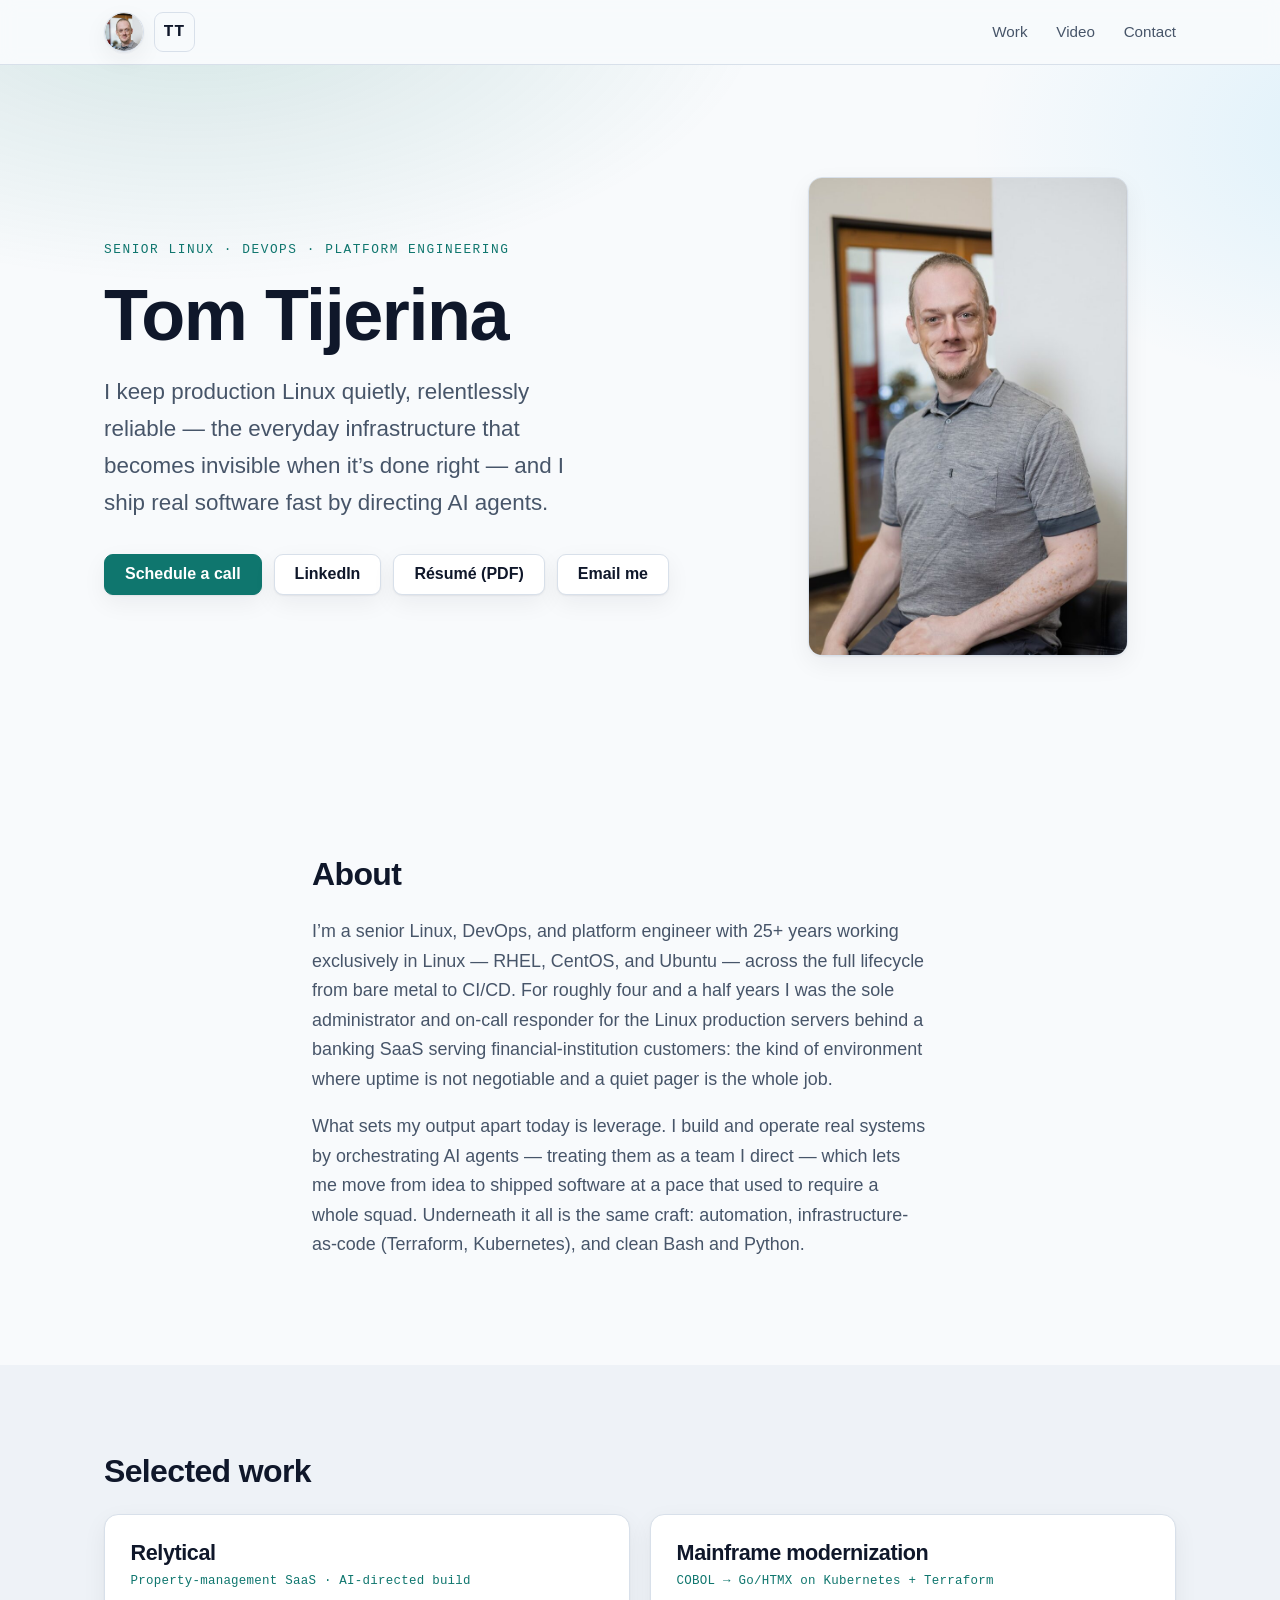
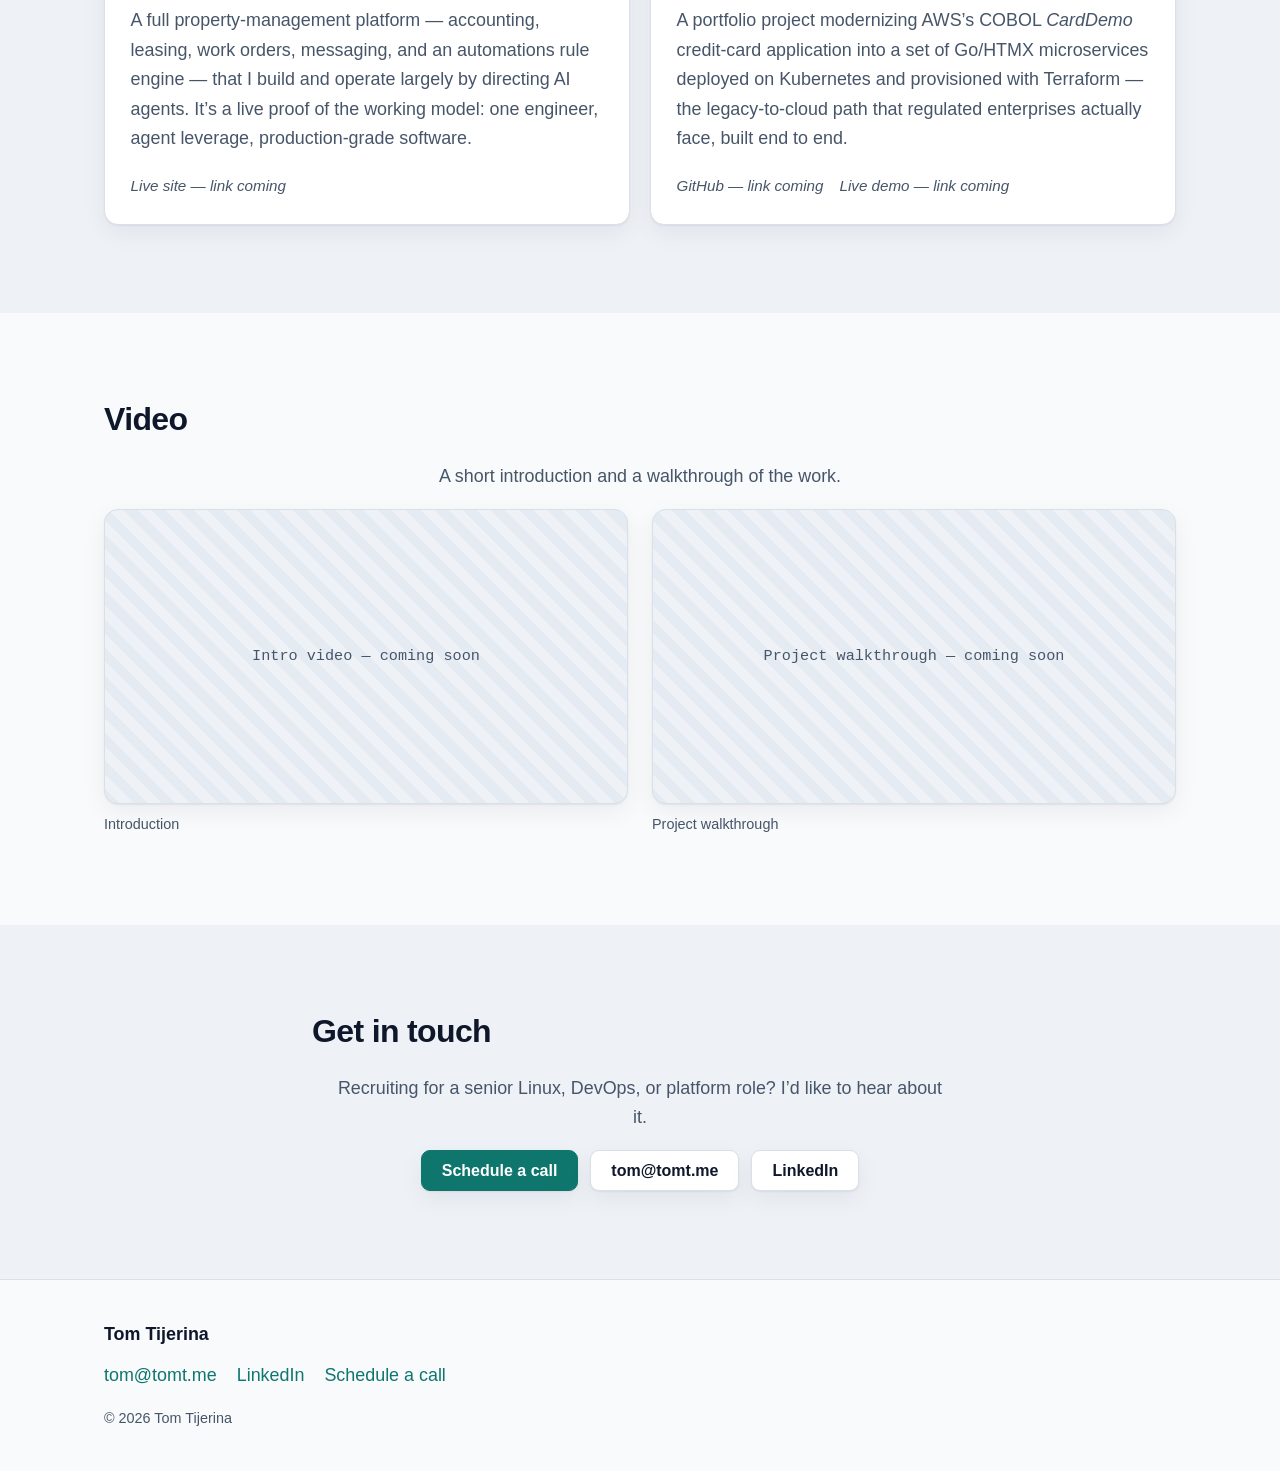
<file: index.html>
<!DOCTYPE html>
<html lang="en">
<head>
  <meta charset="UTF-8" />
  <meta name="viewport" content="width=device-width, initial-scale=1.0" />

  <title>Tom Tijerina — Senior Linux / DevOps / Platform Engineer</title>
  <meta name="description" content="Senior Linux, DevOps, and Platform engineer with 25+ years in production Linux. Sole on-call administrator behind a banking SaaS. Ships real software by orchestrating AI agents." />
  <meta name="author" content="Tom Tijerina" />
  <link rel="canonical" href="https://tomt.me/" />

  <!-- Favicon -->
  <link rel="icon" href="/favicon.svg" type="image/svg+xml" />

  <!-- Open Graph (LinkedIn, Facebook, Slack, etc.) -->
  <meta property="og:type" content="website" />
  <meta property="og:site_name" content="Tom Tijerina" />
  <meta property="og:title" content="Tom Tijerina — Senior Linux / DevOps / Platform Engineer" />
  <meta property="og:description" content="25+ years in production Linux. Sole on-call administrator behind a banking SaaS. Ships real software by orchestrating AI agents." />
  <meta property="og:url" content="https://tomt.me/" />
  <meta property="og:image" content="https://tomt.me/og-image.png" />
  <meta property="og:image:alt" content="Tom Tijerina — Senior Linux / DevOps / Platform Engineer" />

  <!-- Twitter / X card -->
  <meta name="twitter:card" content="summary_large_image" />
  <meta name="twitter:title" content="Tom Tijerina — Senior Linux / DevOps / Platform Engineer" />
  <meta name="twitter:description" content="25+ years in production Linux. Sole on-call administrator behind a banking SaaS. Ships real software by orchestrating AI agents." />
  <meta name="twitter:image" content="https://tomt.me/og-image.png" />

  <meta name="theme-color" content="#0f172a" media="(prefers-color-scheme: dark)" />
  <meta name="theme-color" content="#f8fafc" media="(prefers-color-scheme: light)" />

  <link rel="stylesheet" href="/styles.css" />
</head>
<body>
  <a class="skip-link" href="#main">Skip to content</a>

  <header class="site-header">
    <nav class="nav" aria-label="Primary">
      <div class="nav__brand-group">
        <a class="brand-avatar-link" href="/" aria-label="Tom Tijerina — home">
          <img class="brand-avatar" src="/avatar.png" width="40" height="40" alt="Tom Tijerina" />
        </a>
        <a class="nav__brand" href="/" aria-label="Tom Tijerina — home">TT</a>
      </div>
      <ul class="nav__links">
        <li><a href="#work">Work</a></li>
        <li><a href="#video">Video</a></li>
        <li><a href="#contact">Contact</a></li>
      </ul>
    </nav>
  </header>

  <main id="main">
    <!-- ===================== HERO ===================== -->
    <section class="hero" aria-labelledby="hero-title">
      <div class="container hero__grid">
        <div class="hero__text">
          <p class="hero__eyebrow">Senior Linux &middot; DevOps &middot; Platform Engineering</p>
          <h1 id="hero-title" class="hero__title">Tom Tijerina</h1>
          <p class="hero__lede">
            I keep production Linux quietly, relentlessly reliable &mdash; the everyday
            infrastructure that becomes invisible when it&rsquo;s done right &mdash; and I ship
            real software fast by directing AI agents.
          </p>

          <div class="cta-row">
            <a class="btn btn--primary" href="https://cal.com/tomtijerina/">
              Schedule a call
            </a>
            <a class="btn" href="https://linkedin.com/in/tomtijerina" rel="noopener">
              LinkedIn
            </a>
            <a class="btn" href="/resume.pdf">
              Résumé (PDF)
            </a>
            <a class="btn" href="mailto:tom@tomt.me">
              Email me
            </a>
          </div>
        </div>

        <figure class="hero__portrait">
          <img src="/hero.jpg" width="733" height="1100"
               alt="Tom Tijerina" fetchpriority="high" />
        </figure>
      </div>
    </section>

    <!-- ===================== ABOUT ===================== -->
    <section class="section" id="about" aria-labelledby="about-title">
      <div class="container container--narrow">
        <h2 id="about-title" class="section__title">About</h2>
        <p class="prose">
          I&rsquo;m a senior Linux, DevOps, and platform engineer with 25+ years working
          exclusively in Linux &mdash; RHEL, CentOS, and Ubuntu &mdash; across the full
          lifecycle from bare metal to CI/CD. For roughly four and a half years I was the
          sole administrator and on-call responder for the Linux production servers behind
          a banking SaaS serving financial-institution customers: the kind of environment
          where uptime is not negotiable and a quiet pager is the whole job.
        </p>
        <p class="prose">
          What sets my output apart today is leverage. I build and operate real systems by
          orchestrating AI agents &mdash; treating them as a team I direct &mdash; which lets me
          move from idea to shipped software at a pace that used to require a whole squad.
          Underneath it all is the same craft: automation, infrastructure-as-code
          (Terraform, Kubernetes), and clean Bash and Python.
        </p>
      </div>
    </section>

    <!-- ===================== SELECTED WORK ===================== -->
    <section class="section section--alt" id="work" aria-labelledby="work-title">
      <div class="container">
        <h2 id="work-title" class="section__title">Selected work</h2>
        <div class="cards">

          <article class="card">
            <h3 class="card__title">Relytical</h3>
            <p class="card__tag">Property-management SaaS &middot; AI-directed build</p>
            <p class="card__body">
              A full property-management platform &mdash; accounting, leasing, work orders,
              messaging, and an automations rule engine &mdash; that I build and operate
              largely by directing AI agents. It&rsquo;s a live proof of the working model:
              one engineer, agent leverage, production-grade software.
            </p>
            <p class="card__links">
              <!-- PLACEHOLDER: replace # with the live/marketing URL when public -->
              <a href="#" aria-disabled="true">Live site &mdash; link coming</a>
            </p>
          </article>

          <article class="card">
            <h3 class="card__title">Mainframe modernization</h3>
            <p class="card__tag">COBOL &rarr; Go/HTMX on Kubernetes + Terraform</p>
            <p class="card__body">
              A portfolio project modernizing AWS&rsquo;s COBOL <em>CardDemo</em> credit-card
              application into a set of Go/HTMX microservices deployed on Kubernetes and
              provisioned with Terraform &mdash; the legacy-to-cloud path that regulated
              enterprises actually face, built end to end.
            </p>
            <p class="card__links">
              <!-- PLACEHOLDER: replace # with the GitHub repo + live demo URLs -->
              <a href="#" aria-disabled="true">GitHub &mdash; link coming</a>
              <a href="#" aria-disabled="true">Live demo &mdash; link coming</a>
            </p>
          </article>

        </div>
      </div>
    </section>

    <!-- ===================== VIDEO ===================== -->
    <section class="section" id="video" aria-labelledby="video-title">
      <div class="container">
        <h2 id="video-title" class="section__title">Video</h2>
        <p class="prose prose--center">
          A short introduction and a walkthrough of the work.
        </p>
        <div class="video-grid">

          <figure class="video">
            <div class="video__frame">
              <!--
                PLACEHOLDER video embed. Replace this whole block with a real iframe, e.g.:

                <iframe
                  src="https://www.youtube.com/embed/VIDEO_ID"
                  title="Introduction — Tom Tijerina"
                  loading="lazy"
                  allow="accelerometer; autoplay; clipboard-write; encrypted-media; gyroscope; picture-in-picture; web-share"
                  allowfullscreen></iframe>

                Or a Cloudflare Stream embed:
                <iframe
                  src="https://customer-CODE.cloudflarestream.com/VIDEO_ID/iframe"
                  title="Introduction — Tom Tijerina"
                  loading="lazy"
                  allow="accelerometer; gyroscope; autoplay; encrypted-media; picture-in-picture;"
                  allowfullscreen></iframe>
              -->
              <div class="video__placeholder" role="img" aria-label="Video coming soon: introduction">
                <span>Intro video &mdash; coming soon</span>
              </div>
            </div>
            <figcaption class="video__caption">Introduction</figcaption>
          </figure>

          <figure class="video">
            <div class="video__frame">
              <!--
                PLACEHOLDER video embed. Replace with a real iframe (see markup above).
              -->
              <div class="video__placeholder" role="img" aria-label="Video coming soon: project walkthrough">
                <span>Project walkthrough &mdash; coming soon</span>
              </div>
            </div>
            <figcaption class="video__caption">Project walkthrough</figcaption>
          </figure>

        </div>
      </div>
    </section>

    <!-- ===================== CONTACT ===================== -->
    <section class="section section--alt" id="contact" aria-labelledby="contact-title">
      <div class="container container--narrow">
        <h2 id="contact-title" class="section__title">Get in touch</h2>
        <p class="prose prose--center">
          Recruiting for a senior Linux, DevOps, or platform role? I&rsquo;d like to hear
          about it.
        </p>
        <div class="cta-row cta-row--center">
          <a class="btn btn--primary" href="https://cal.com/tomtijerina/">Schedule a call</a>
          <a class="btn" href="mailto:tom@tomt.me">tom@tomt.me</a>
          <a class="btn" href="https://linkedin.com/in/tomtijerina" rel="noopener">LinkedIn</a>
        </div>
      </div>
    </section>
  </main>

  <footer class="site-footer">
    <div class="container">
      <p class="site-footer__name">Tom Tijerina</p>
      <ul class="site-footer__links">
        <li><a href="mailto:tom@tomt.me">tom@tomt.me</a></li>
        <li><a href="https://linkedin.com/in/tomtijerina" rel="noopener">LinkedIn</a></li>
        <li><a href="https://cal.com/tomtijerina/">Schedule a call</a></li>
      </ul>
      <p class="site-footer__note">&copy; <span id="year">2026</span> Tom Tijerina</p>
    </div>
  </footer>

  <script src="/script.js" defer></script>
</body>
</html>
</file>
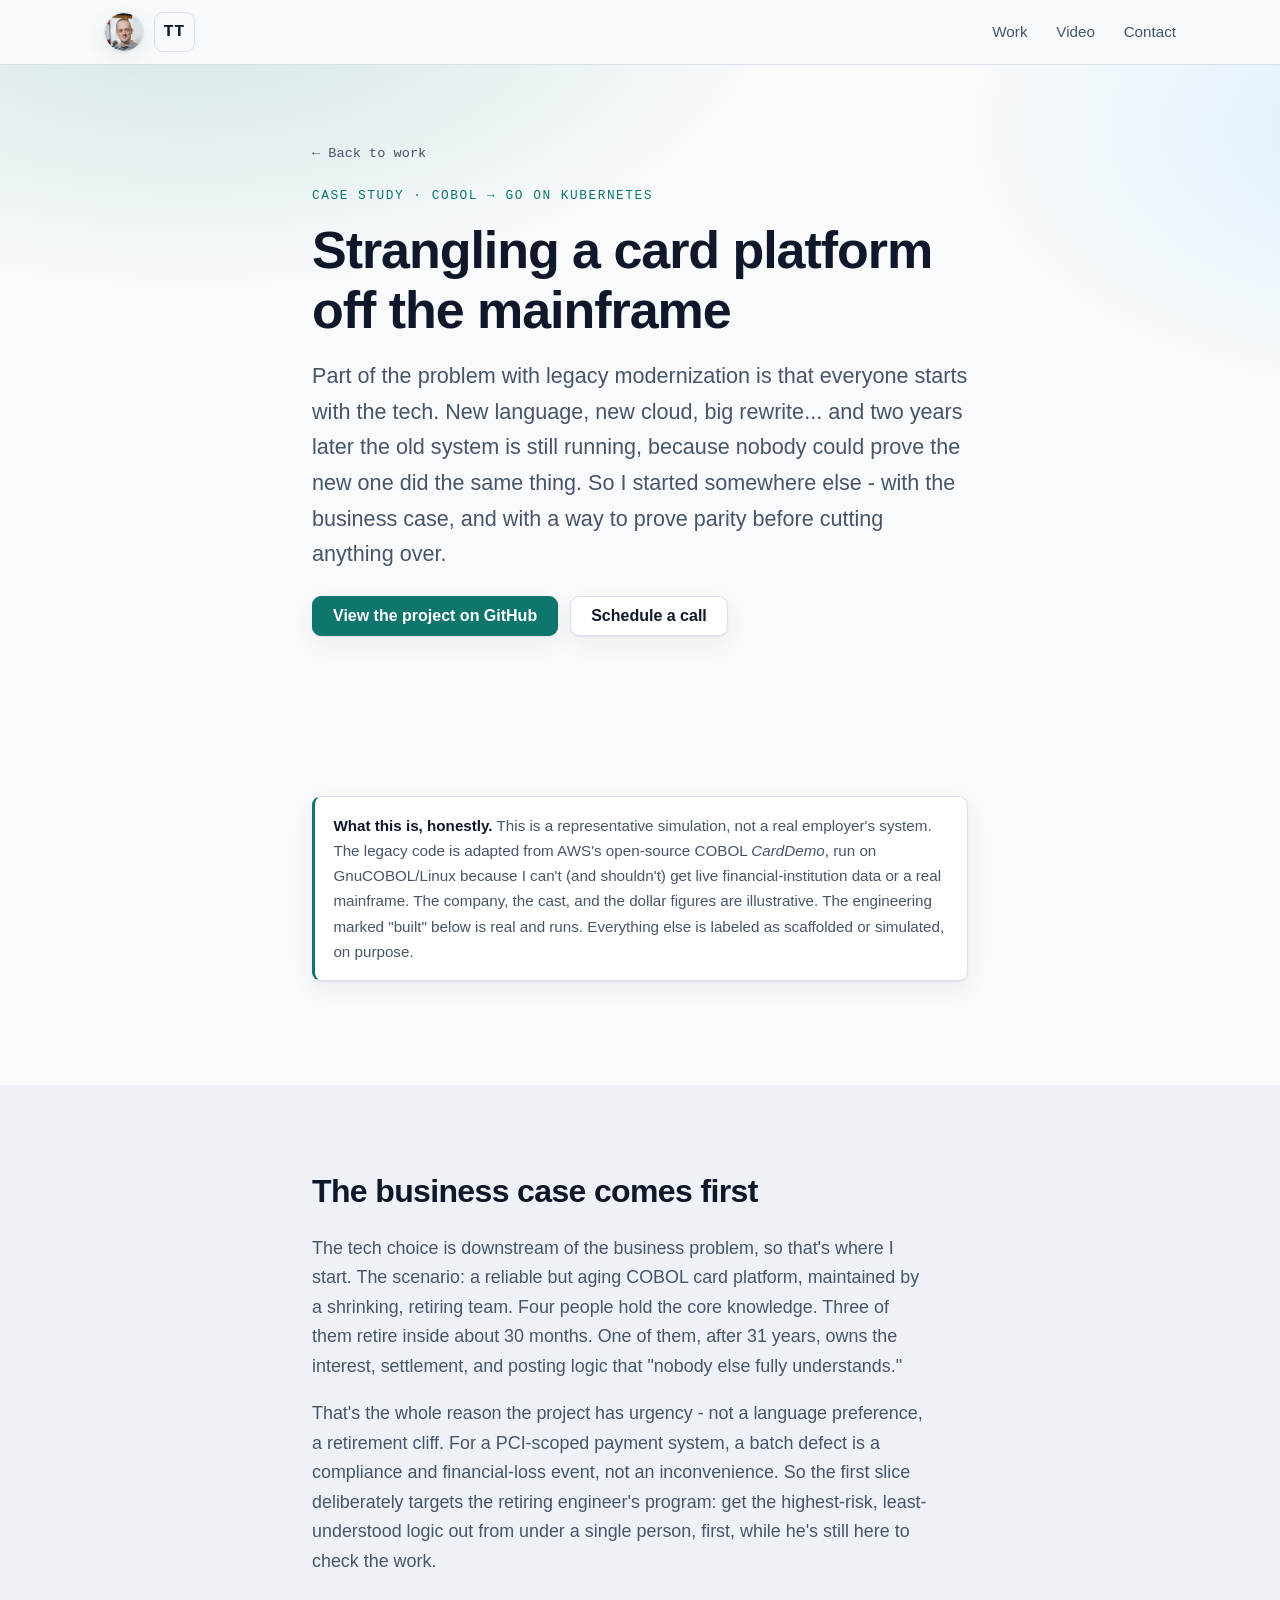
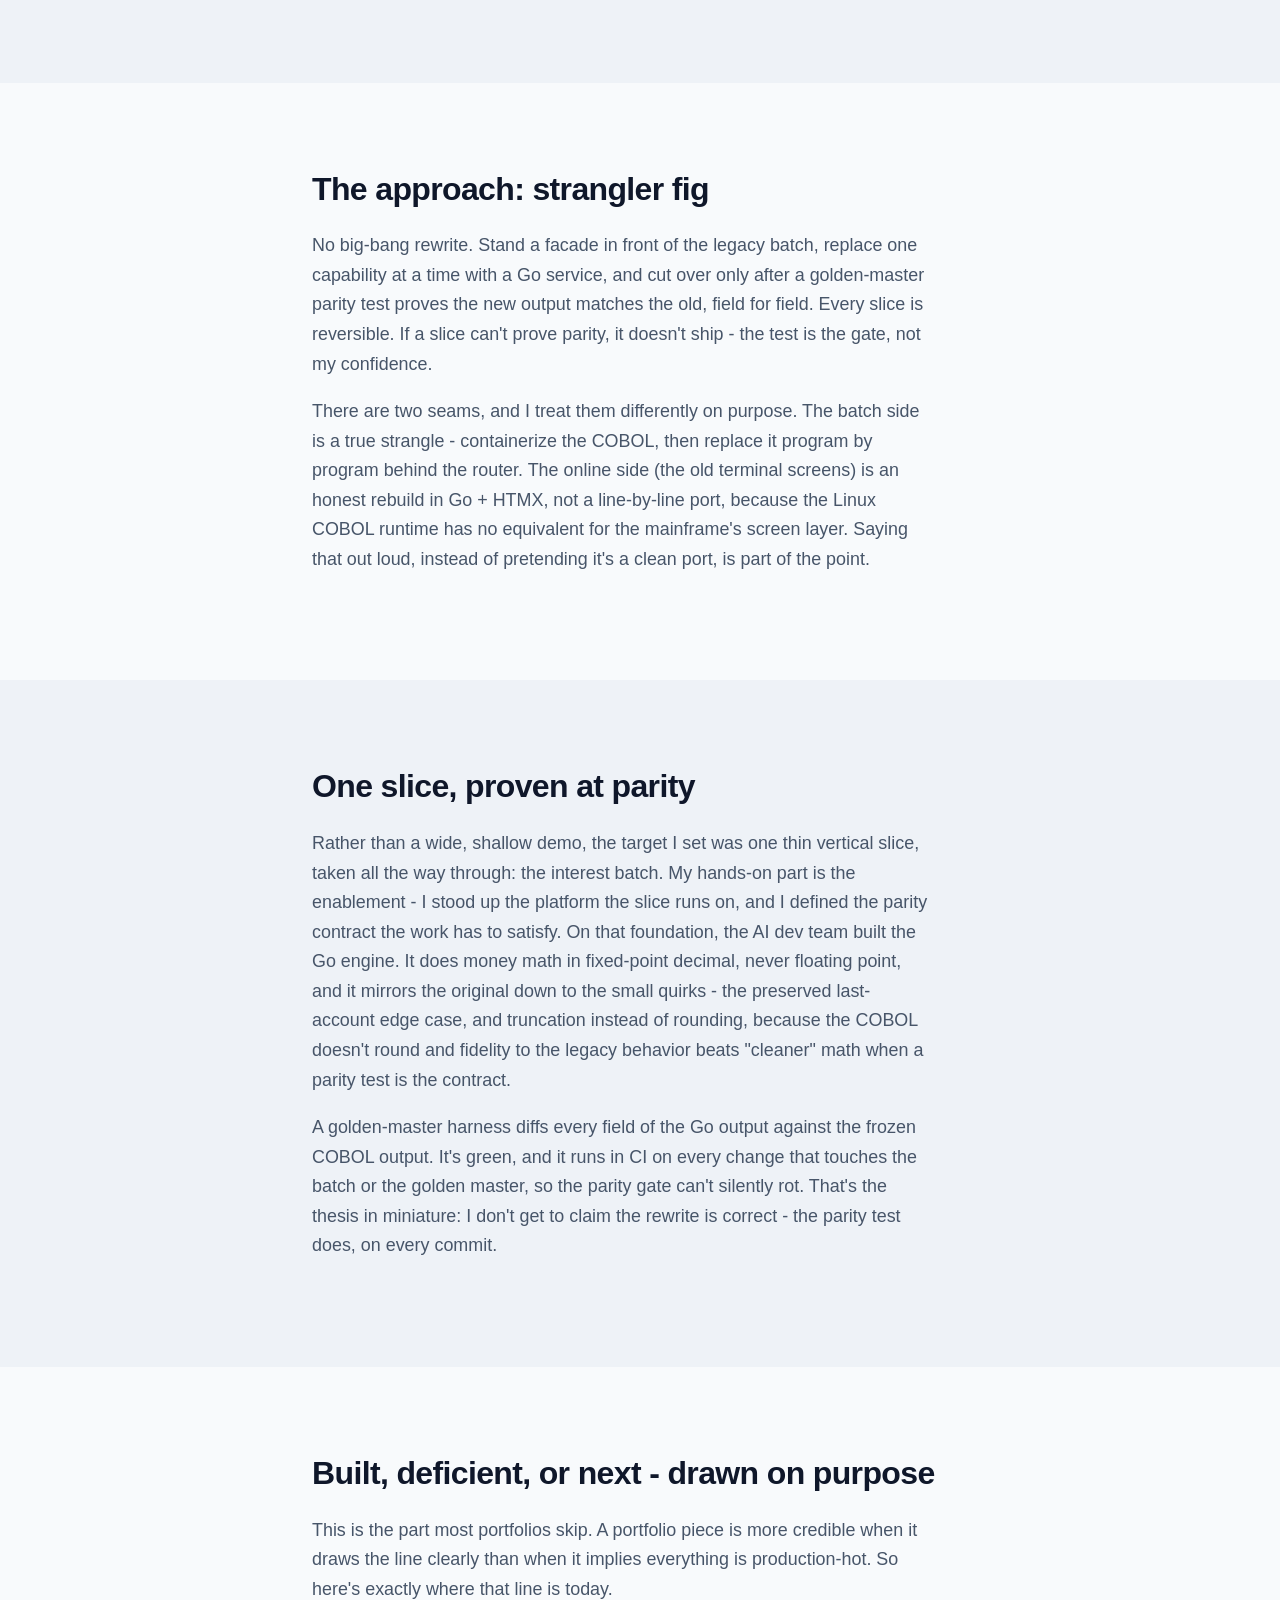
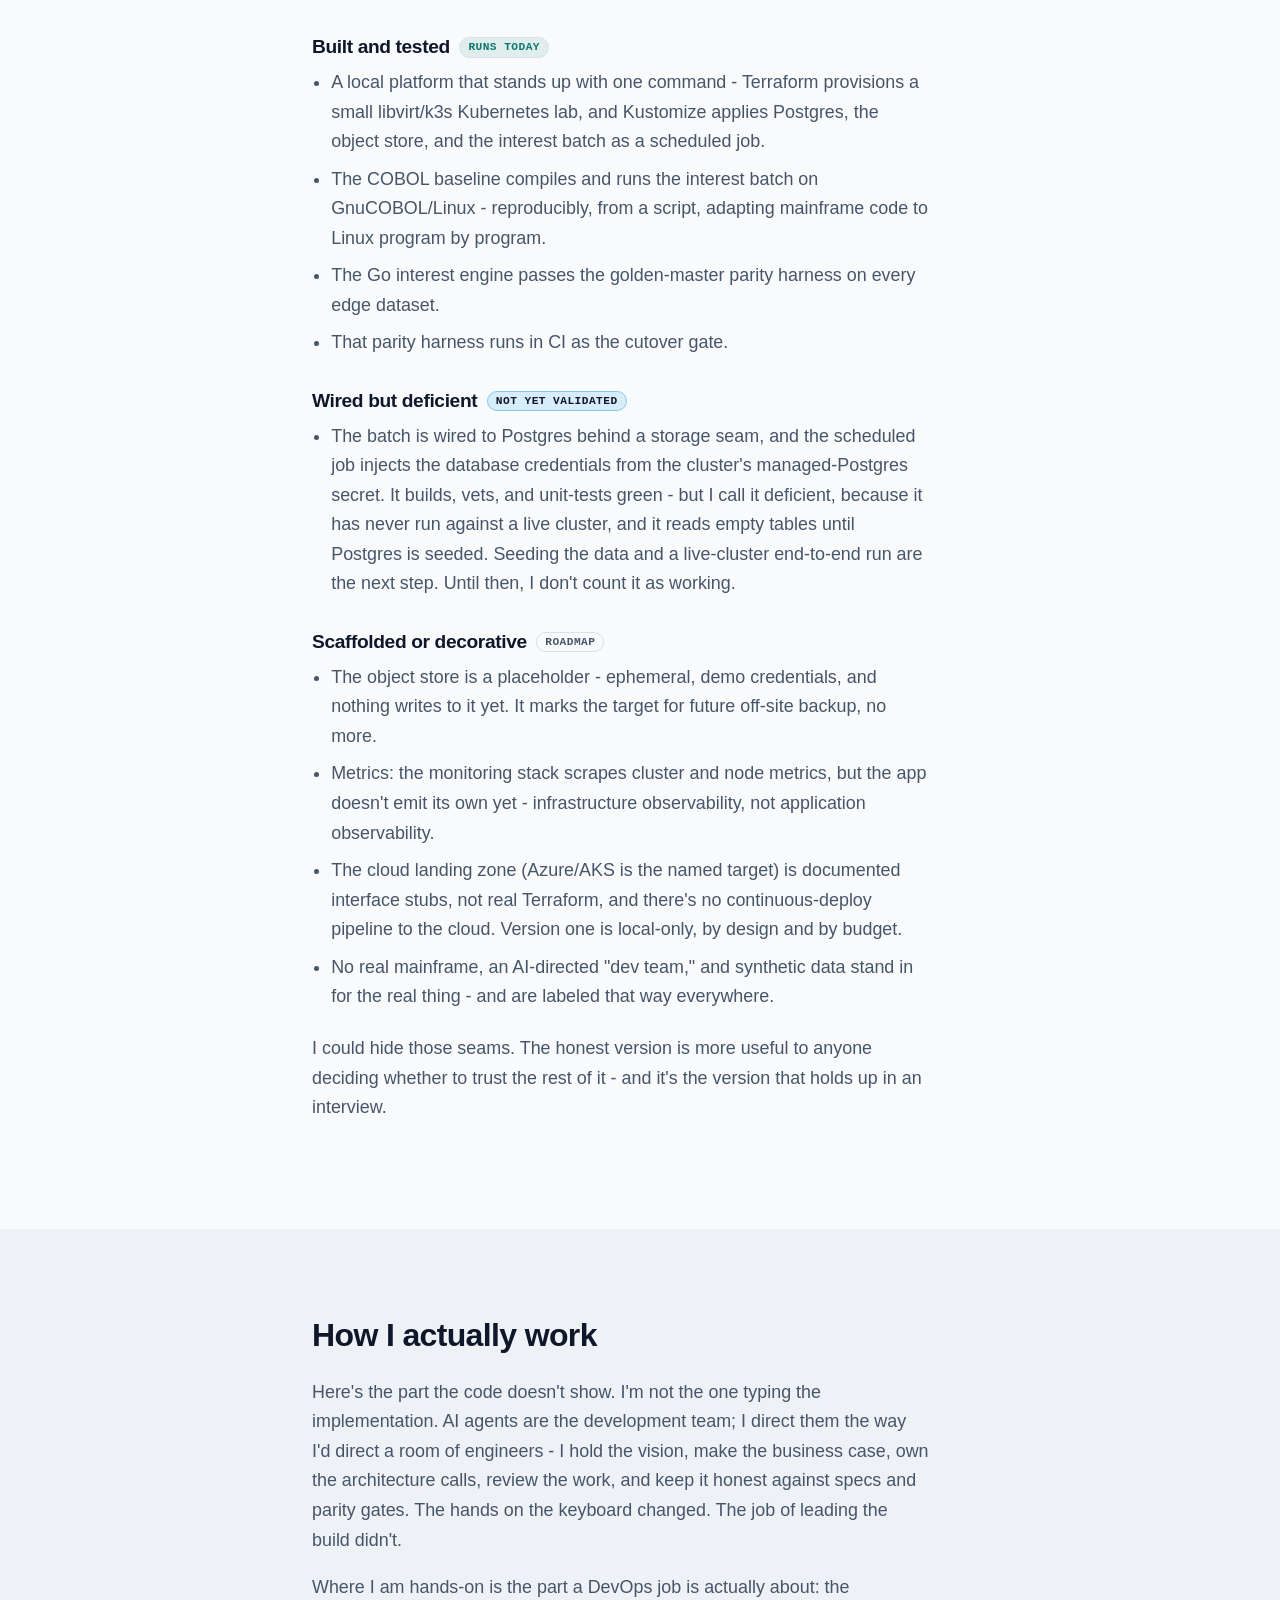
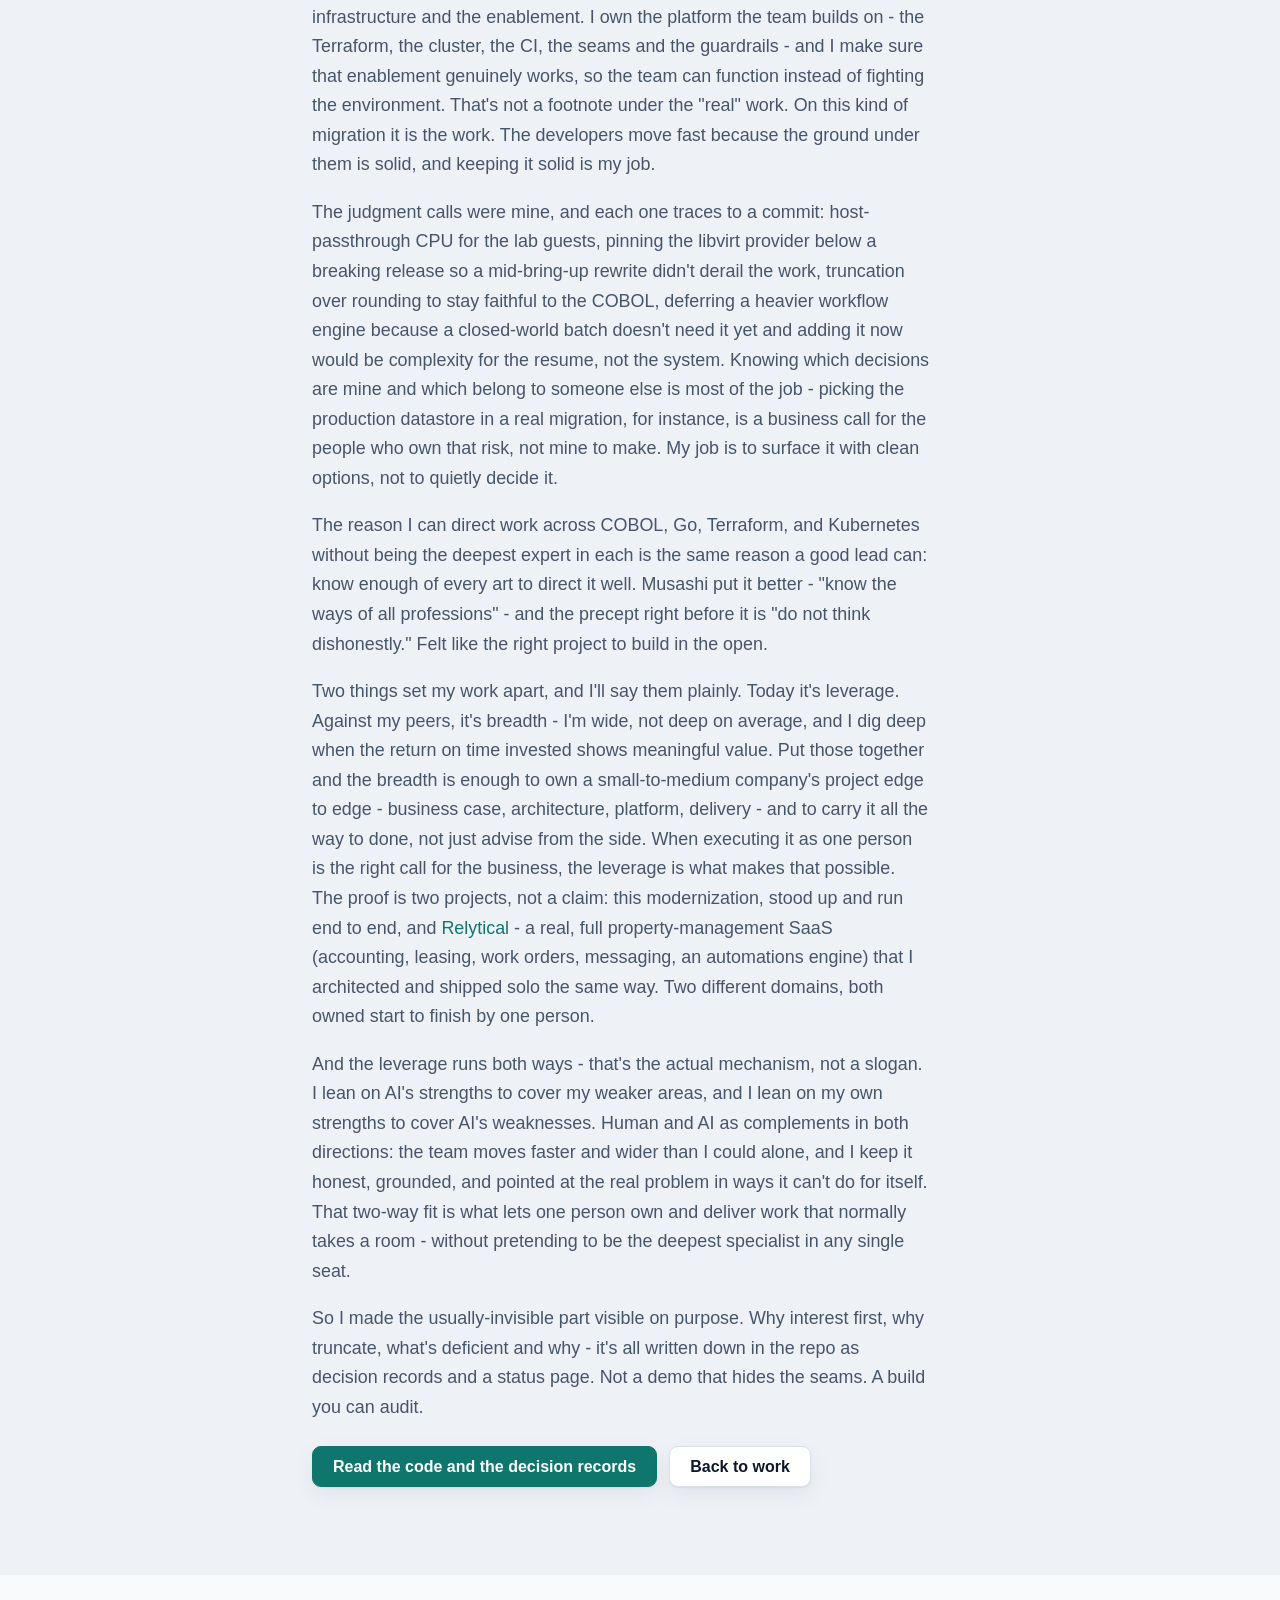
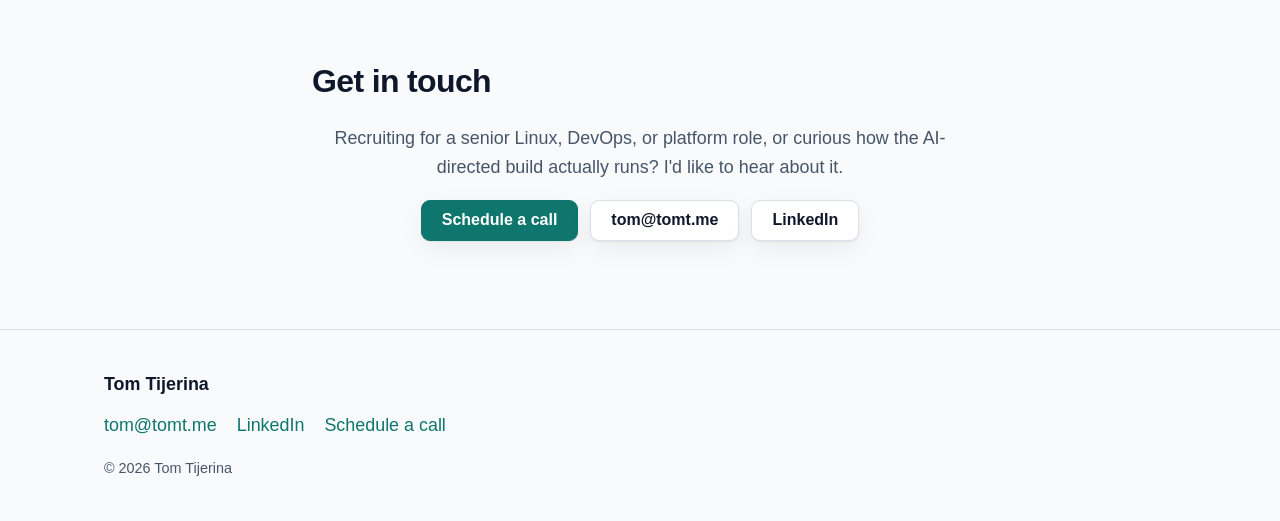
<file: cardsys-modernization.html>
<!DOCTYPE html>
<html lang="en">
<head>
  <meta charset="UTF-8" />
  <meta name="viewport" content="width=device-width, initial-scale=1.0" />

  <title>Strangling a COBOL card platform off the mainframe — Tom Tijerina</title>
  <meta name="description" content="A case study: modernizing an aging COBOL credit-card platform to Go on Kubernetes with the strangler-fig pattern. Business case first, one parity-tested slice proven, and an honest line drawn between what runs today and what is still scaffolded." />
  <meta name="author" content="Tom Tijerina" />
  <link rel="canonical" href="https://tomt.me/cardsys-modernization.html" />

  <link rel="icon" href="/favicon.svg" type="image/svg+xml" />

  <!-- Open Graph -->
  <meta property="og:type" content="article" />
  <meta property="og:site_name" content="Tom Tijerina" />
  <meta property="og:title" content="Strangling a COBOL card platform off the mainframe" />
  <meta property="og:description" content="Business case first, one parity-tested slice proven, and an honest line between what runs today and what is still scaffolded. COBOL to Go on Kubernetes, the strangler-fig way." />
  <meta property="og:url" content="https://tomt.me/cardsys-modernization.html" />
  <meta property="og:image" content="https://tomt.me/og-image.png" />
  <meta property="og:image:alt" content="Tom Tijerina — mainframe modernization case study" />

  <!-- Twitter / X card -->
  <meta name="twitter:card" content="summary_large_image" />
  <meta name="twitter:title" content="Strangling a COBOL card platform off the mainframe" />
  <meta name="twitter:description" content="Business case first, one parity-tested slice proven, and an honest line between what runs today and what is still scaffolded." />
  <meta name="twitter:image" content="https://tomt.me/og-image.png" />

  <meta name="theme-color" content="#0f172a" media="(prefers-color-scheme: dark)" />
  <meta name="theme-color" content="#f8fafc" media="(prefers-color-scheme: light)" />

  <link rel="stylesheet" href="/styles.css" />

  <!-- Case-study-only styles. Scoped here so the shared stylesheet needs no edits. -->
  <style>
    .case-hero { padding-block: clamp(2.5rem, 7vw, 4.5rem); }
    .backlink {
      display: inline-block;
      font-family: var(--font-mono);
      font-size: .85rem;
      color: var(--text-muted);
      margin-bottom: 1.25rem;
    }
    .backlink:hover { color: var(--text); }
    .case-lede {
      font-size: clamp(1.1rem, 1rem + 0.6vw, 1.35rem);
      color: var(--text-muted);
      max-width: 60ch;
      margin: 0 0 1.5rem;
    }
    .disclaimer {
      background: var(--surface);
      border: 1px solid var(--border);
      border-left: 3px solid var(--accent);
      border-radius: var(--radius-sm);
      padding: 1rem 1.15rem;
      margin: 0 0 1rem;
      font-size: .95rem;
      color: var(--text-muted);
      box-shadow: var(--shadow);
    }
    .disclaimer strong { color: var(--text); }
    .prose h3 {
      font-size: 1.2rem;
      margin: 2rem 0 .6rem;
      color: var(--text);
    }
    .prose ul { color: var(--text-muted); padding-left: 1.2rem; margin: 0 0 1.1rem; }
    .prose li { margin-bottom: .5rem; }
    .status-group { margin: 0 0 1.4rem; }
    .badge {
      display: inline-block;
      font-family: var(--font-mono);
      font-size: .7rem;
      letter-spacing: .04em;
      text-transform: uppercase;
      padding: .18rem .5rem;
      border-radius: 999px;
      border: 1px solid var(--border);
      color: var(--accent);
      background: color-mix(in srgb, var(--accent) 10%, transparent);
      vertical-align: middle;
    }
    .badge--warn {
      color: var(--text);
      background: color-mix(in srgb, var(--focus) 14%, transparent);
      border-color: color-mix(in srgb, var(--focus) 40%, var(--border));
    }
    .badge--muted { color: var(--text-muted); background: transparent; }
    .status-group h3 { display: flex; align-items: center; gap: .6rem; flex-wrap: wrap; }
  </style>
</head>
<body>
  <a class="skip-link" href="#main">Skip to content</a>

  <header class="site-header">
    <nav class="nav" aria-label="Primary">
      <div class="nav__brand-group">
        <a class="brand-avatar-link" href="/" aria-label="Tom Tijerina — home">
          <img class="brand-avatar" src="/avatar.png" width="40" height="40" alt="Tom Tijerina" />
        </a>
        <a class="nav__brand" href="/" aria-label="Tom Tijerina — home">TT</a>
      </div>
      <ul class="nav__links">
        <li><a href="/#work">Work</a></li>
        <li><a href="/#video">Video</a></li>
        <li><a href="/#contact">Contact</a></li>
      </ul>
    </nav>
  </header>

  <main id="main">
    <!-- ===================== INTRO ===================== -->
    <section class="hero case-hero" aria-labelledby="case-title">
      <div class="container container--narrow">
        <a class="backlink" href="/#work">&larr; Back to work</a>
        <p class="hero__eyebrow">Case study &middot; COBOL &rarr; Go on Kubernetes</p>
        <h1 id="case-title" class="hero__title" style="font-size: clamp(2rem, 1.4rem + 3vw, 3.25rem);">
          Strangling a card platform off the mainframe
        </h1>
        <p class="case-lede">
          Part of the problem with legacy modernization is that everyone starts with the tech.
          New language, new cloud, big rewrite... and two years later the old system is still
          running, because nobody could prove the new one did the same thing. So I started
          somewhere else - with the business case, and with a way to prove parity before cutting
          anything over.
        </p>
        <div class="cta-row">
          <a class="btn btn--primary" href="https://github.com/Tom-T/cardsys-modernization" rel="noopener">
            View the project on GitHub
          </a>
          <a class="btn" href="https://cal.com/tomtijerina/">Schedule a call</a>
        </div>
      </div>
    </section>

    <!-- ===================== DISCLAIMER ===================== -->
    <section class="section" aria-label="What this project is">
      <div class="container container--narrow">
        <p class="disclaimer">
          <strong>What this is, honestly.</strong> This is a representative simulation, not a real
          employer's system. The legacy code is adapted from AWS's open-source COBOL <em>CardDemo</em>,
          run on GnuCOBOL/Linux because I can't (and shouldn't) get live financial-institution data or a
          real mainframe. The company, the cast, and the dollar figures are illustrative. The
          engineering marked "built" below is real and runs. Everything else is labeled as scaffolded or
          simulated, on purpose.
        </p>
      </div>
    </section>

    <!-- ===================== BUSINESS CASE ===================== -->
    <section class="section section--alt" aria-labelledby="s-business">
      <div class="container container--narrow">
        <h2 id="s-business" class="section__title">The business case comes first</h2>
        <div class="prose" style="max-width: 62ch;">
          <p>
            The tech choice is downstream of the business problem, so that's where I start. The
            scenario: a reliable but aging COBOL card platform, maintained by a shrinking, retiring
            team. Four people hold the core knowledge. Three of them retire inside about 30 months. One
            of them, after 31 years, owns the interest, settlement, and posting logic that "nobody else
            fully understands."
          </p>
          <p>
            That's the whole reason the project has urgency - not a language preference, a retirement
            cliff. For a PCI-scoped payment system, a batch defect is a compliance and financial-loss
            event, not an inconvenience. So the first slice deliberately targets the retiring engineer's
            program: get the highest-risk, least-understood logic out from under a single person, first,
            while he's still here to check the work.
          </p>
        </div>
      </div>
    </section>

    <!-- ===================== APPROACH ===================== -->
    <section class="section" aria-labelledby="s-approach">
      <div class="container container--narrow">
        <h2 id="s-approach" class="section__title">The approach: strangler fig</h2>
        <div class="prose" style="max-width: 62ch;">
          <p>
            No big-bang rewrite. Stand a facade in front of the legacy batch, replace one capability at
            a time with a Go service, and cut over only after a golden-master parity test proves the new
            output matches the old, field for field. Every slice is reversible. If a slice can't prove
            parity, it doesn't ship - the test is the gate, not my confidence.
          </p>
          <p>
            There are two seams, and I treat them differently on purpose. The batch side is a true
            strangle - containerize the COBOL, then replace it program by program behind the router. The
            online side (the old terminal screens) is an honest rebuild in Go + HTMX, not a line-by-line
            port, because the Linux COBOL runtime has no equivalent for the mainframe's screen layer.
            Saying that out loud, instead of pretending it's a clean port, is part of the point.
          </p>
        </div>
      </div>
    </section>

    <!-- ===================== THE SLICE ===================== -->
    <section class="section section--alt" aria-labelledby="s-slice">
      <div class="container container--narrow">
        <h2 id="s-slice" class="section__title">One slice, proven at parity</h2>
        <div class="prose" style="max-width: 62ch;">
          <p>
            Rather than a wide, shallow demo, the target I set was one thin vertical slice, taken all
            the way through: the interest batch. My hands-on part is the enablement - I stood up the
            platform the slice runs on, and I defined the parity contract the work has to satisfy. On
            that foundation, the AI dev team built the Go engine. It does money math in fixed-point
            decimal, never floating point, and it mirrors the original down to the small quirks - the
            preserved last-account edge case, and truncation instead of rounding, because the COBOL
            doesn't round and fidelity to the legacy behavior beats "cleaner" math when a parity test
            is the contract.
          </p>
          <p>
            A golden-master harness diffs every field of the Go output against the frozen COBOL output.
            It's green, and it runs in CI on every change that touches the batch or the golden master, so
            the parity gate can't silently rot. That's the thesis in miniature: I don't get to claim the
            rewrite is correct - the parity test does, on every commit.
          </p>
        </div>
      </div>
    </section>

    <!-- ===================== HONEST STATUS ===================== -->
    <section class="section" aria-labelledby="s-status">
      <div class="container container--narrow">
        <h2 id="s-status" class="section__title">Built, deficient, or next - drawn on purpose</h2>
        <div class="prose" style="max-width: 62ch;">
          <p>
            This is the part most portfolios skip. A portfolio piece is more credible when it draws the
            line clearly than when it implies everything is production-hot. So here's exactly where that
            line is today.
          </p>

          <div class="status-group">
            <h3>Built and tested <span class="badge">runs today</span></h3>
            <ul>
              <li>A local platform that stands up with one command - Terraform provisions a small
                libvirt/k3s Kubernetes lab, and Kustomize applies Postgres, the object store, and the
                interest batch as a scheduled job.</li>
              <li>The COBOL baseline compiles and runs the interest batch on GnuCOBOL/Linux -
                reproducibly, from a script, adapting mainframe code to Linux program by program.</li>
              <li>The Go interest engine passes the golden-master parity harness on every edge dataset.</li>
              <li>That parity harness runs in CI as the cutover gate.</li>
            </ul>
          </div>

          <div class="status-group">
            <h3>Wired but deficient <span class="badge badge--warn">not yet validated</span></h3>
            <ul>
              <li>The batch is wired to Postgres behind a storage seam, and the scheduled job injects the
                database credentials from the cluster's managed-Postgres secret. It builds, vets, and
                unit-tests green - but I call it deficient, because it has never run against a live
                cluster, and it reads empty tables until Postgres is seeded. Seeding the data and a
                live-cluster end-to-end run are the next step. Until then, I don't count it as working.</li>
            </ul>
          </div>

          <div class="status-group">
            <h3>Scaffolded or decorative <span class="badge badge--muted">roadmap</span></h3>
            <ul>
              <li>The object store is a placeholder - ephemeral, demo credentials, and nothing writes to
                it yet. It marks the target for future off-site backup, no more.</li>
              <li>Metrics: the monitoring stack scrapes cluster and node metrics, but the app doesn't emit
                its own yet - infrastructure observability, not application observability.</li>
              <li>The cloud landing zone (Azure/AKS is the named target) is documented interface stubs,
                not real Terraform, and there's no continuous-deploy pipeline to the cloud. Version one is
                local-only, by design and by budget.</li>
              <li>No real mainframe, an AI-directed "dev team," and synthetic data stand in for the real
                thing - and are labeled that way everywhere.</li>
            </ul>
          </div>

          <p>
            I could hide those seams. The honest version is more useful to anyone deciding whether to
            trust the rest of it - and it's the version that holds up in an interview.
          </p>
        </div>
      </div>
    </section>

    <!-- ===================== HOW I WORK ===================== -->
    <section class="section section--alt" aria-labelledby="s-how">
      <div class="container container--narrow">
        <h2 id="s-how" class="section__title">How I actually work</h2>
        <div class="prose" style="max-width: 62ch;">
          <p>
            Here's the part the code doesn't show. I'm not the one typing the implementation. AI agents
            are the development team; I direct them the way I'd direct a room of engineers - I hold the
            vision, make the business case, own the architecture calls, review the work, and keep it
            honest against specs and parity gates. The hands on the keyboard changed. The job of leading
            the build didn't.
          </p>
          <p>
            Where I am hands-on is the part a DevOps job is actually about: the infrastructure and the
            enablement. I own the platform the team builds on - the Terraform, the cluster, the CI, the
            seams and the guardrails - and I make sure that enablement genuinely works, so the team can
            function instead of fighting the environment. That's not a footnote under the "real" work.
            On this kind of migration it is the work. The developers move fast because the ground under
            them is solid, and keeping it solid is my job.
          </p>
          <p>
            The judgment calls were mine, and each one traces to a commit: host-passthrough CPU for the
            lab guests, pinning the libvirt provider below a breaking release so a mid-bring-up rewrite
            didn't derail the work, truncation over rounding to stay faithful to the COBOL, deferring a
            heavier workflow engine because a closed-world batch doesn't need it yet and adding it now
            would be complexity for the resume, not the system. Knowing which decisions are mine and
            which belong to someone else is most of the job - picking the production datastore in a real
            migration, for instance, is a business call for the people who own that risk, not mine to
            make. My job is to surface it with clean options, not to quietly decide it.
          </p>
          <p>
            The reason I can direct work across COBOL, Go, Terraform, and Kubernetes without being the
            deepest expert in each is the same reason a good lead can: know enough of every art to direct
            it well. Musashi put it better - "know the ways of all professions" - and the precept right
            before it is "do not think dishonestly." Felt like the right project to build in the open.
          </p>
          <p>
            Two things set my work apart, and I'll say them plainly. Today it's leverage. Against my
            peers, it's breadth - I'm wide, not deep on average, and I dig deep when the return on time
            invested shows meaningful value. Put those together and the breadth is enough to own a small-to-medium
            company's project edge to edge - business case, architecture, platform, delivery - and to
            carry it all the way to done, not just advise from the side. When executing it as one
            person is the right call for the business, the leverage is what makes that possible. The
            proof is two projects, not a claim: this modernization, stood up and run end to end, and
            <a href="/#work">Relytical</a> - a real, full property-management SaaS (accounting, leasing,
            work orders, messaging, an automations engine) that I architected and shipped solo the same
            way. Two different domains, both owned start to finish by one person.
          </p>
          <p>
            And the leverage runs both ways - that's the actual mechanism, not a slogan. I lean on AI's
            strengths to cover my weaker areas, and I lean on my own strengths to cover AI's weaknesses.
            Human and AI as complements in both directions: the team moves faster and wider than I could
            alone, and I keep it honest, grounded, and pointed at the real problem in ways it can't do
            for itself. That two-way fit is what lets one person own and deliver work that normally takes
            a room - without pretending to be the deepest specialist in any single seat.
          </p>
          <p>
            So I made the usually-invisible part visible on purpose. Why interest first, why truncate,
            what's deficient and why - it's all written down in the repo as decision records and a status
            page. Not a demo that hides the seams. A build you can audit.
          </p>
        </div>
        <div class="cta-row" style="margin-top: 1.5rem;">
          <a class="btn btn--primary" href="https://github.com/Tom-T/cardsys-modernization" rel="noopener">
            Read the code and the decision records
          </a>
          <a class="btn" href="/#work">Back to work</a>
        </div>
      </div>
    </section>

    <!-- ===================== CONTACT ===================== -->
    <section class="section" id="contact" aria-labelledby="s-contact">
      <div class="container container--narrow">
        <h2 id="s-contact" class="section__title">Get in touch</h2>
        <p class="prose prose--center">
          Recruiting for a senior Linux, DevOps, or platform role, or curious how the AI-directed build
          actually runs? I'd like to hear about it.
        </p>
        <div class="cta-row cta-row--center">
          <a class="btn btn--primary" href="https://cal.com/tomtijerina/">Schedule a call</a>
          <a class="btn" href="mailto:tom@tomt.me">tom@tomt.me</a>
          <a class="btn" href="https://linkedin.com/in/tomtijerina" rel="noopener">LinkedIn</a>
        </div>
      </div>
    </section>
  </main>

  <footer class="site-footer">
    <div class="container">
      <p class="site-footer__name">Tom Tijerina</p>
      <ul class="site-footer__links">
        <li><a href="mailto:tom@tomt.me">tom@tomt.me</a></li>
        <li><a href="https://linkedin.com/in/tomtijerina" rel="noopener">LinkedIn</a></li>
        <li><a href="https://cal.com/tomtijerina/">Schedule a call</a></li>
      </ul>
      <p class="site-footer__note">&copy; <span id="year">2026</span> Tom Tijerina</p>
    </div>
  </footer>

  <script src="/script.js" defer></script>
</body>
</html>
</file>
<file: styles.css>
/* =========================================================
   Tom Tijerina — hire-me landing page
   Pure static, no build step, no external dependencies.
   Mobile-first, responsive, prefers-color-scheme aware.
   ========================================================= */

/* ---------- Design tokens ---------- */
:root {
  --font-sans: -apple-system, BlinkMacSystemFont, "Segoe UI", Roboto, Helvetica,
    Arial, "Apple Color Emoji", "Segoe UI Emoji", sans-serif;
  --font-mono: ui-monospace, SFMono-Regular, "SF Mono", Menlo, Consolas,
    "Liberation Mono", monospace;

  --maxw: 72rem;
  --maxw-narrow: 46rem;
  --radius: 14px;
  --radius-sm: 9px;

  /* Light theme (default) */
  --bg: #f8fafc;
  --bg-alt: #eef2f7;
  --surface: #ffffff;
  --text: #0f172a;
  --text-muted: #475569;
  --border: #d8e0ea;
  --accent: #0f766e;         /* teal — restrained, professional */
  --accent-strong: #0b5b54;
  --accent-contrast: #ffffff;
  --focus: #0ea5e9;
  --shadow: 0 1px 2px rgba(15, 23, 42, .06), 0 8px 24px rgba(15, 23, 42, .06);
}

@media (prefers-color-scheme: dark) {
  :root {
    --bg: #0b1120;
    --bg-alt: #0f172a;
    --surface: #131c30;
    --text: #e8eef7;
    --text-muted: #9fb0c6;
    --border: #24304a;
    --accent: #2dd4bf;
    --accent-strong: #5eead4;
    --accent-contrast: #04211d;
    --focus: #38bdf8;
    --shadow: 0 1px 2px rgba(0, 0, 0, .4), 0 12px 32px rgba(0, 0, 0, .35);
  }
}

/* ---------- Reset / base ---------- */
*, *::before, *::after { box-sizing: border-box; }

html { scroll-behavior: smooth; -webkit-text-size-adjust: 100%; }

@media (prefers-reduced-motion: reduce) {
  html { scroll-behavior: auto; }
  * { animation-duration: .001ms !important; transition-duration: .001ms !important; }
}

body {
  margin: 0;
  font-family: var(--font-sans);
  font-size: clamp(1rem, 0.96rem + 0.2vw, 1.125rem);
  line-height: 1.65;
  color: var(--text);
  background: var(--bg);
  -webkit-font-smoothing: antialiased;
  text-rendering: optimizeLegibility;
}

h1, h2, h3 { line-height: 1.15; letter-spacing: -0.02em; margin: 0; }

a { color: var(--accent); text-decoration: none; }
a:hover { text-decoration: underline; }

img, svg { max-width: 100%; height: auto; display: block; }

:focus-visible {
  outline: 3px solid var(--focus);
  outline-offset: 2px;
  border-radius: 4px;
}

.skip-link {
  position: absolute;
  left: -9999px;
  top: 0;
  background: var(--accent);
  color: var(--accent-contrast);
  padding: .6rem 1rem;
  border-radius: 0 0 var(--radius-sm) 0;
  z-index: 100;
}
.skip-link:focus { left: 0; }

/* ---------- Layout ---------- */
.container {
  width: 100%;
  max-width: var(--maxw);
  margin-inline: auto;
  padding-inline: clamp(1.15rem, 4vw, 2.5rem);
}
.container--narrow { max-width: var(--maxw-narrow); }

.section { padding-block: clamp(3rem, 8vw, 5.5rem); }
.section--alt { background: var(--bg-alt); }

.section__title {
  font-size: clamp(1.5rem, 1.2rem + 1.4vw, 2rem);
  margin-bottom: 1.5rem;
}

.prose { color: var(--text-muted); max-width: 62ch; margin: 0 0 1.1rem; }
.prose--center { margin-inline: auto; text-align: center; }

/* ---------- Header / nav ---------- */
.site-header {
  position: sticky;
  top: 0;
  z-index: 50;
  background: color-mix(in srgb, var(--bg) 88%, transparent);
  backdrop-filter: saturate(1.4) blur(8px);
  border-bottom: 1px solid var(--border);
}
.nav {
  display: flex;
  align-items: center;
  justify-content: space-between;
  gap: 1rem;
  max-width: var(--maxw);
  margin-inline: auto;
  padding: .75rem clamp(1.15rem, 4vw, 2.5rem);
}
.nav__brand {
  font-family: var(--font-mono);
  font-weight: 700;
  font-size: 1.05rem;
  letter-spacing: .05em;
  color: var(--text);
  border: 1.5px solid var(--border);
  border-radius: var(--radius-sm);
  padding: .3rem .55rem;
}
.nav__brand:hover { text-decoration: none; border-color: var(--accent); }

/* Round mini-avatar brand mark, recurring in the header on every page */
.nav__brand-group { display: flex; align-items: center; gap: .6rem; }
.brand-avatar-link { display: inline-flex; border-radius: 50%; line-height: 0; }
.brand-avatar {
  width: 40px;
  height: 40px;
  border-radius: 50%;
  object-fit: cover;
  border: 1.5px solid var(--border);
  box-shadow: var(--shadow);
  transition: border-color .12s ease;
}
.brand-avatar-link:hover .brand-avatar { border-color: var(--accent); }

.nav__links {
  display: flex;
  gap: clamp(.9rem, 3vw, 1.8rem);
  list-style: none;
  margin: 0;
  padding: 0;
}
.nav__links a { color: var(--text-muted); font-size: .95rem; }
.nav__links a:hover { color: var(--text); }

/* ---------- Hero ---------- */
.hero {
  padding-block: clamp(3.5rem, 10vw, 7rem);
  background:
    radial-gradient(60rem 30rem at 15% -10%, color-mix(in srgb, var(--accent) 16%, transparent), transparent 60%),
    radial-gradient(50rem 30rem at 110% 10%, color-mix(in srgb, var(--focus) 12%, transparent), transparent 55%);
}
.hero__eyebrow {
  font-family: var(--font-mono);
  text-transform: uppercase;
  letter-spacing: .12em;
  font-size: .8rem;
  color: var(--accent);
  margin: 0 0 .9rem;
}
.hero__title {
  font-size: clamp(2.5rem, 1.8rem + 4vw, 4.5rem);
  margin-bottom: 1.1rem;
}
.hero__lede {
  font-size: clamp(1.1rem, 1rem + 0.6vw, 1.4rem);
  color: var(--text-muted);
  max-width: 40ch;
  margin: 0 0 2rem;
}

/* Hero portrait layout */
.hero__grid {
  display: grid;
  gap: clamp(2rem, 5vw, 3.5rem);
  grid-template-columns: 1fr;
  align-items: center;
}
@media (min-width: 46rem) {
  .hero__grid { grid-template-columns: 1.3fr 0.9fr; }
}
.hero__portrait { margin: 0; justify-self: center; }
.hero__portrait img {
  width: 100%;
  max-width: 20rem;
  border-radius: var(--radius);
  border: 1px solid var(--border);
  box-shadow: var(--shadow);
}

/* ---------- Buttons ---------- */
.cta-row {
  display: flex;
  flex-wrap: wrap;
  gap: .75rem;
}
.cta-row--center { justify-content: center; }

.btn {
  display: inline-flex;
  align-items: center;
  justify-content: center;
  gap: .5rem;
  padding: .7rem 1.25rem;
  font-size: 1rem;
  font-weight: 600;
  line-height: 1;
  color: var(--text);
  background: var(--surface);
  border: 1.5px solid var(--border);
  border-radius: var(--radius-sm);
  box-shadow: var(--shadow);
  transition: transform .12s ease, border-color .12s ease, background .12s ease;
}
.btn:hover {
  text-decoration: none;
  transform: translateY(-1px);
  border-color: var(--accent);
}
.btn--primary {
  color: var(--accent-contrast);
  background: var(--accent);
  border-color: var(--accent);
}
.btn--primary:hover { background: var(--accent-strong); border-color: var(--accent-strong); }

/* ---------- Cards ---------- */
.cards {
  display: grid;
  gap: 1.25rem;
  grid-template-columns: 1fr;
}
@media (min-width: 46rem) {
  .cards { grid-template-columns: repeat(2, 1fr); }
}
.card {
  background: var(--surface);
  border: 1px solid var(--border);
  border-radius: var(--radius);
  padding: 1.6rem;
  box-shadow: var(--shadow);
  display: flex;
  flex-direction: column;
}
.card__title { font-size: 1.35rem; margin-bottom: .35rem; }
.card__tag {
  font-family: var(--font-mono);
  font-size: .78rem;
  letter-spacing: .02em;
  color: var(--accent);
  margin: 0 0 .9rem;
}
.card__body { color: var(--text-muted); margin: 0 0 1.2rem; }
.card__links {
  margin: auto 0 0;
  display: flex;
  flex-wrap: wrap;
  gap: 1rem;
  font-size: .95rem;
}
.card__links a[aria-disabled="true"] {
  color: var(--text-muted);
  font-style: italic;
  cursor: not-allowed;
  pointer-events: none;
}

/* ---------- Video ---------- */
.video-grid {
  display: grid;
  gap: 1.5rem;
  grid-template-columns: 1fr;
}
@media (min-width: 46rem) {
  .video-grid { grid-template-columns: repeat(2, 1fr); }
}
.video { margin: 0; }
.video__frame {
  position: relative;
  aspect-ratio: 16 / 9;
  border-radius: var(--radius);
  overflow: hidden;
  border: 1px solid var(--border);
  box-shadow: var(--shadow);
  background: var(--bg-alt);
}
.video__frame iframe {
  position: absolute;
  inset: 0;
  width: 100%;
  height: 100%;
  border: 0;
}
.video__placeholder {
  position: absolute;
  inset: 0;
  display: grid;
  place-items: center;
  color: var(--text-muted);
  font-family: var(--font-mono);
  font-size: .95rem;
  background:
    repeating-linear-gradient(
      45deg,
      color-mix(in srgb, var(--border) 40%, transparent) 0 10px,
      transparent 10px 20px);
}
.video__caption {
  margin-top: .6rem;
  font-size: .9rem;
  color: var(--text-muted);
}

/* ---------- Footer ---------- */
.site-footer {
  border-top: 1px solid var(--border);
  padding-block: 2.5rem;
  background: var(--bg);
}
.site-footer__name { font-weight: 700; margin: 0 0 .75rem; }
.site-footer__links {
  list-style: none;
  display: flex;
  flex-wrap: wrap;
  gap: 1.25rem;
  padding: 0;
  margin: 0 0 1rem;
}
.site-footer__note { color: var(--text-muted); font-size: .9rem; margin: 0; }
</file>
